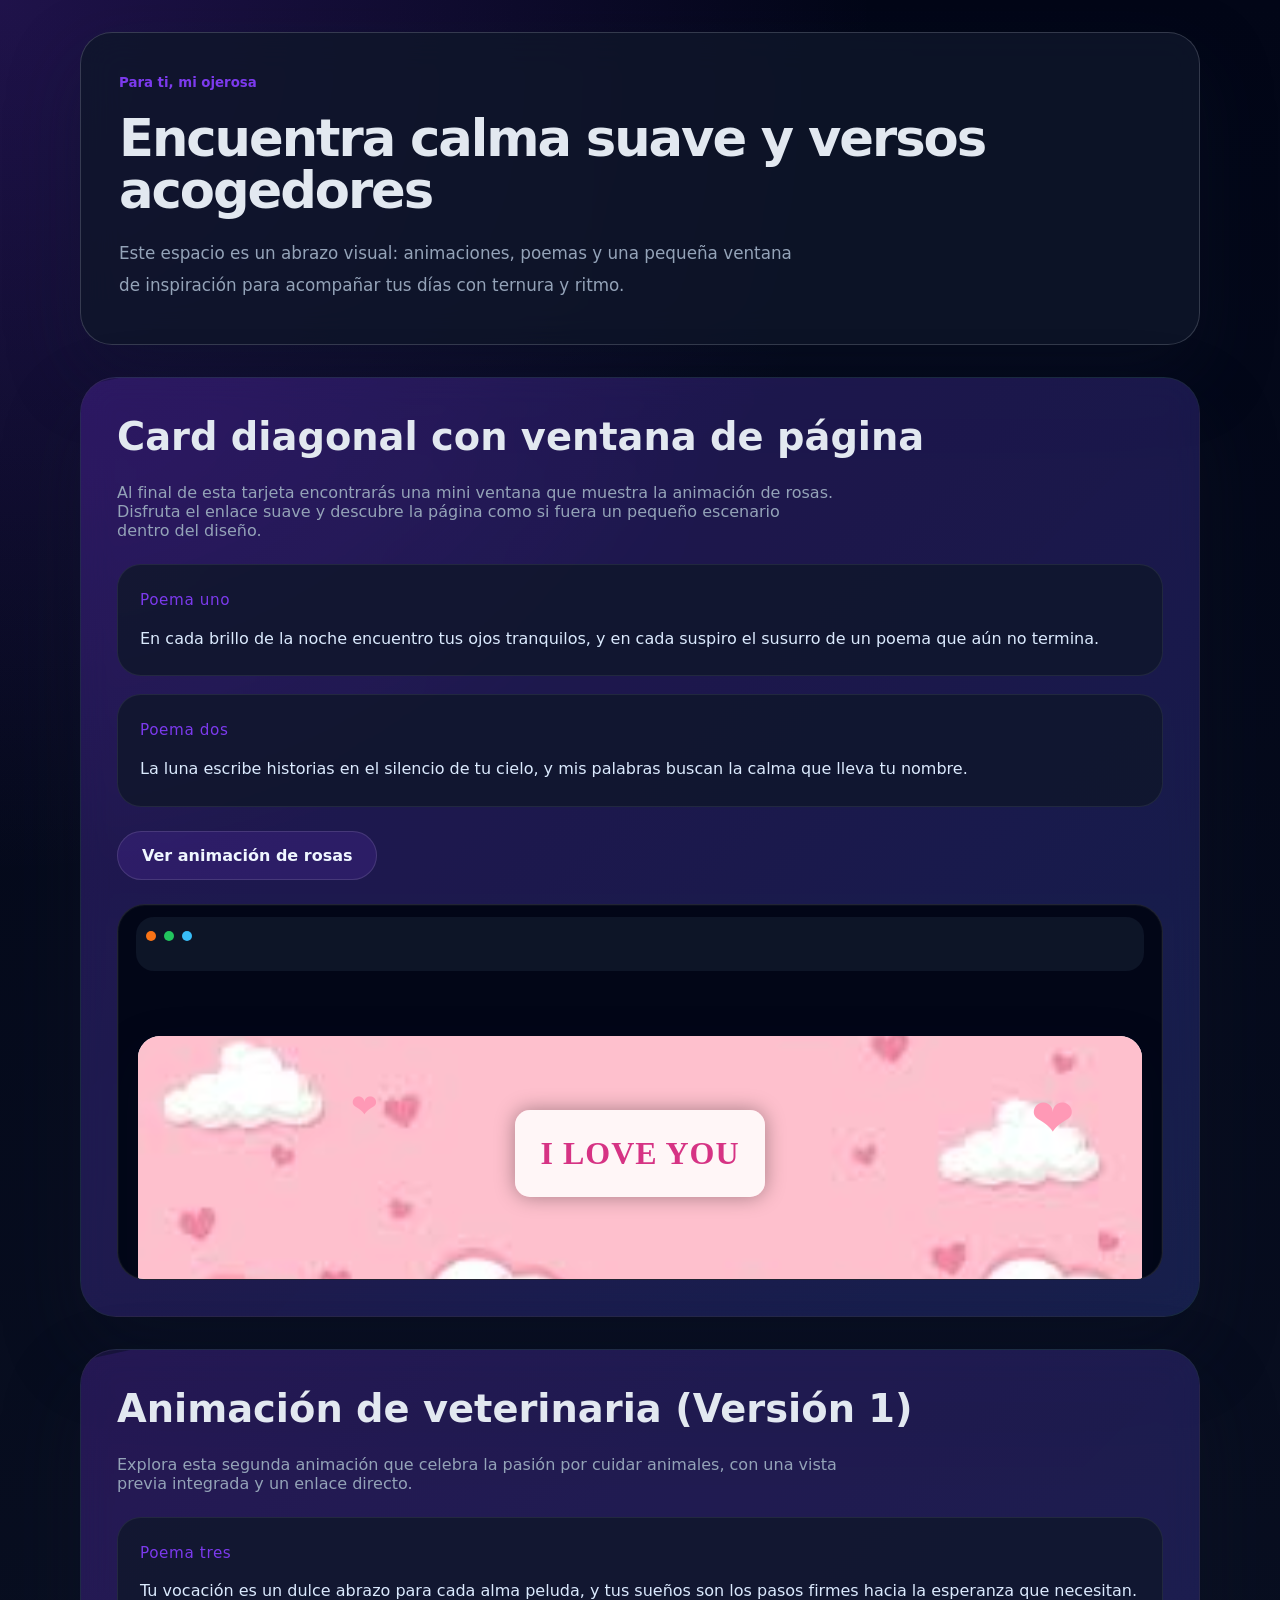
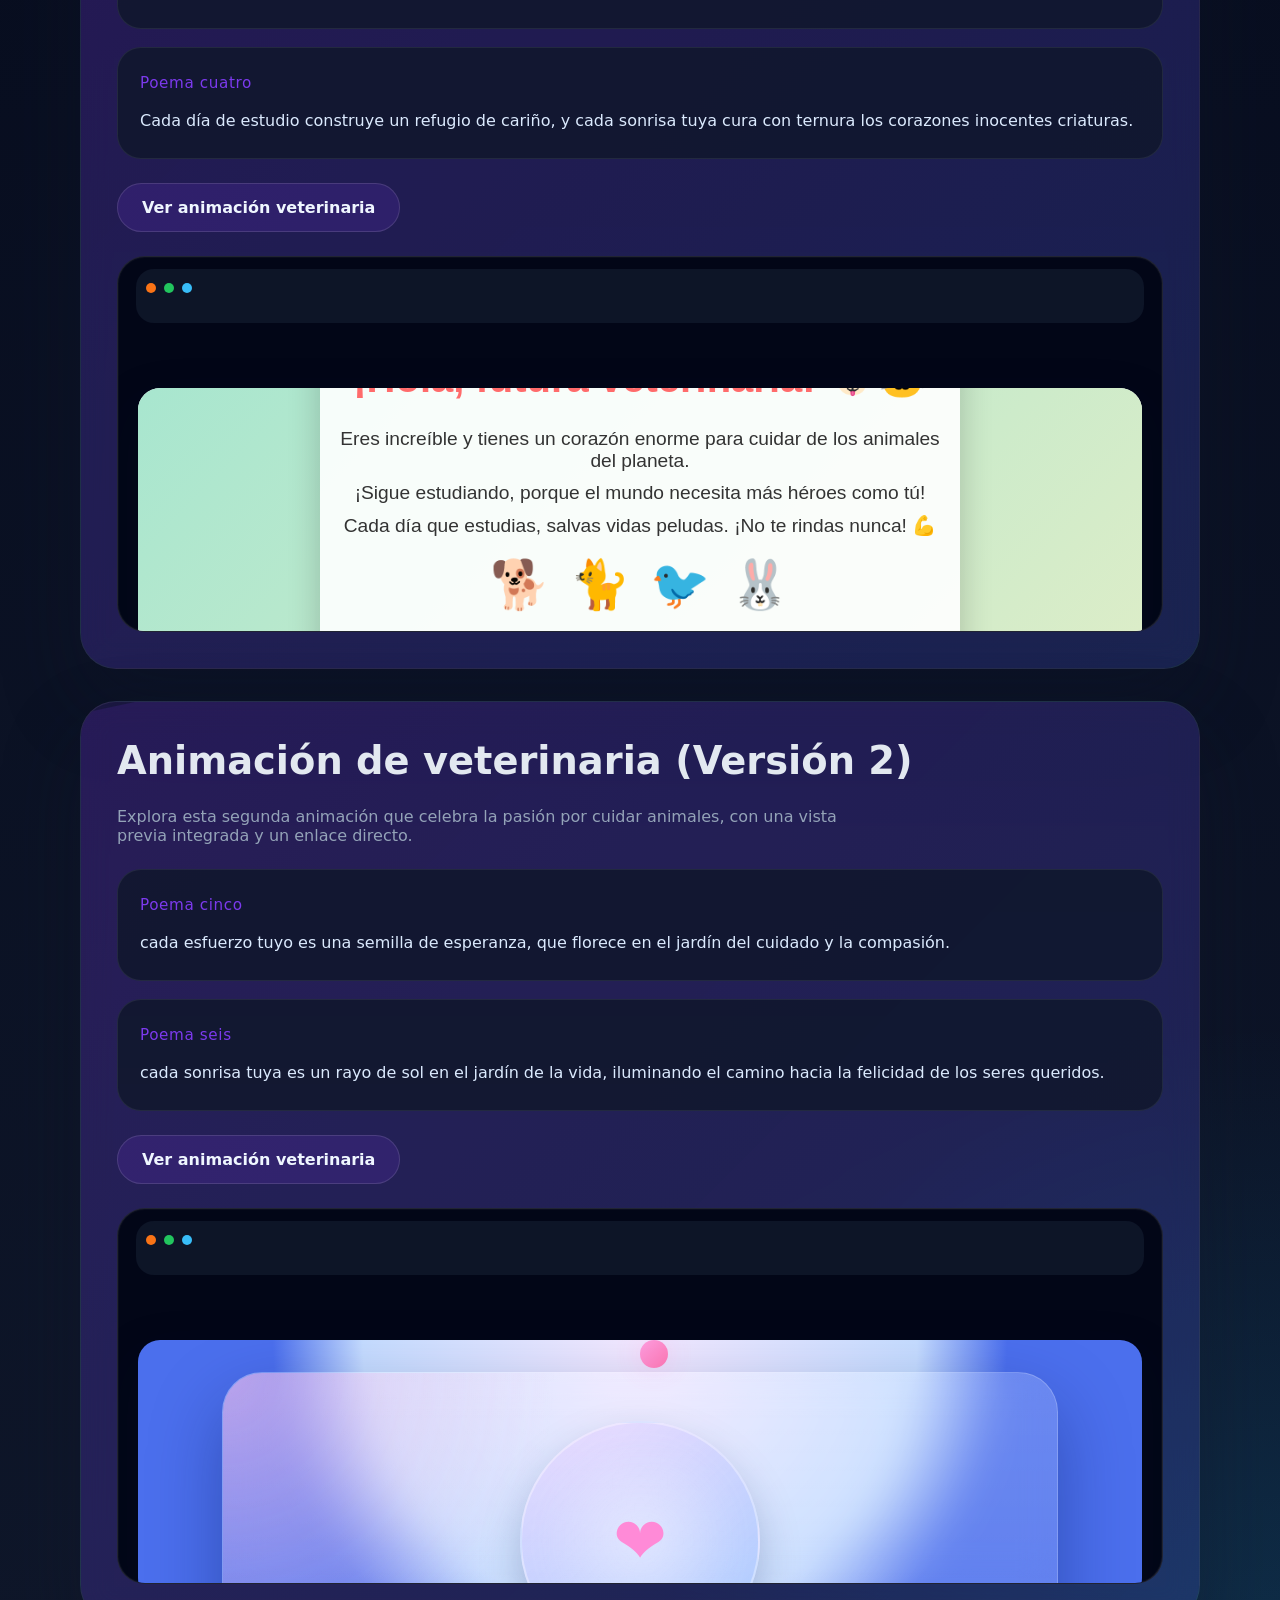
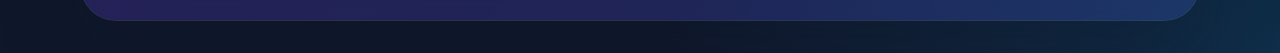
<file: index.html>
<!DOCTYPE html>
<html lang="es">
<head>
    <meta charset="UTF-8">
    <meta name="viewport" content="width=device-width, initial-scale=1.0">
    <title>Para mi ojerosa</title>
    <style>
        :root {
            color-scheme: dark;
            --bg: #0f172a;
            --surface: rgba(15, 23, 42, 0.82);
            --surface-strong: rgba(15, 23, 42, 0.96);
            --accent: #7c3aed;
            --accent-soft: rgba(124, 58, 237, 0.18);
            --text: #e2e8f0;
            --muted: #94a3b8;
            --border: rgba(226, 232, 240, 0.18);
        }
        * {
            box-sizing: border-box;
            margin: 0;
            padding: 0;
        }
        body {
            min-height: 100vh;
            background: radial-gradient(circle at top left, rgba(124, 58, 237, 0.24), transparent 25%),
                        radial-gradient(circle at bottom right, rgba(14, 165, 233, 0.16), transparent 18%),
                        linear-gradient(180deg, #020617 0%, #0f172a 100%);
            color: var(--text);
            font-family: 'Inter', system-ui, -apple-system, BlinkMacSystemFont, 'Segoe UI', sans-serif;
            padding: 32px;
            display: flex;
            justify-content: center;
            align-items: center;
        }
        .page {
            width: min(1120px, 100%);
            display: grid;
            gap: 32px;
        }
        .hero {
            display: grid;
            gap: 22px;
            background: var(--surface);
            border: 1px solid var(--border);
            border-radius: 32px;
            padding: 42px 38px;
            backdrop-filter: blur(18px);
            box-shadow: 0 30px 70px rgba(15, 23, 42, 0.35);
        }
        .hero h1 {
            font-size: clamp(2.5rem, 4vw, 4.6rem);
            line-height: 1.02;
            letter-spacing: -0.04em;
        }
        .hero p {
            max-width: 680px;
            line-height: 1.9;
            color: var(--muted);
            font-size: 1.05rem;
        }
        .hero small {
            display: inline-flex;
            align-items: center;
            gap: 10px;
            color: var(--accent);
            font-weight: 600;
        }
        .diagonal-card {
            position: relative;
            overflow: hidden;
            padding: 36px;
            border-radius: 36px;
            background: linear-gradient(135deg, rgba(124, 58, 237, 0.14), rgba(14, 165, 233, 0.1));
            border: 1px solid rgba(255, 255, 255, 0.08);
            backdrop-filter: blur(16px);
            box-shadow: 0 35px 80px rgba(15, 23, 42, 0.3);
        }
        .diagonal-card::before {
            content: '';
            position: absolute;
            top: -18%;
            left: -28%;
            width: 220%;
            height: 180%;
            background: rgba(124, 58, 237, 0.13);
            transform: rotate(-12deg);
        }
        .card-content {
            position: relative;
            display: grid;
            gap: 24px;
        }
        .card-content h2 {
            font-size: clamp(1.7rem, 3vw, 2.8rem);
            margin-bottom: 6px;
        }
        .poems {
            display: grid;
            gap: 18px;
        }
        .poem {
            padding: 22px;
            border-radius: 24px;
            background: rgba(15, 23, 42, 0.8);
            border: 1px solid rgba(226, 232, 240, 0.08);
            line-height: 1.8;
            color: #dbeafe;
        }
        .poem span {
            display: block;
            color: var(--accent);
            font-size: 0.95rem;
            margin-bottom: 10px;
            letter-spacing: 0.04em;
        }
        .preview-card {
            display: grid;
            gap: 18px;
        }
        .preview-card p {
            color: var(--muted);
            max-width: 720px;
        }
        .preview-window {
            position: relative;
            border-radius: 28px;
            overflow: hidden;
            border: 1px solid rgba(255, 255, 255, 0.12);
            background: #020617;
            min-height: 320px;
            box-shadow: inset 0 0 0 1px rgba(255,255,255,0.03);
        }
        .preview-window::before {
            content: '';
            position: absolute;
            top: 12px;
            left: 18px;
            right: 18px;
            height: 54px;
            background: rgba(15, 23, 42, 0.9);
            border-radius: 18px;
            z-index: 1;
            display: grid;
            grid-template-columns: repeat(3, 12px);
            align-items: center;
            gap: 10px;
            padding-left: 18px;
        }
        .preview-window::after {
            content: '';
            position: absolute;
            top: 26px;
            left: 28px;
            width: 10px;
            height: 10px;
            border-radius: 50%;
            background: #f97316;
            box-shadow: 18px 0 0 #22c55e, 36px 0 0 #38bdf8;
            z-index: 2;
        }
        .preview-content {
            position: relative;
            margin-top: 74px;
            height: 100%;
            padding: 20px;
            display: flex;
            align-items: center;
            justify-content: center;
        }
        .preview-content iframe {
            width: 100%;
            height: 260px;
            border: none;
            border-radius: 22px;
            background: #020617;
            box-shadow: 0 20px 50px rgba(15, 23, 42, 0.22);
        }
        .action-link {
            display: inline-flex;
            align-items: center;
            justify-content: center;
            gap: 10px;
            width: fit-content;
            padding: 14px 24px;
            border-radius: 999px;
            border: 1px solid rgba(255,255,255,0.12);
            background: rgba(124, 58, 237, 0.16);
            color: #eff6ff;
            text-decoration: none;
            font-weight: 600;
            transition: transform 0.22s ease, box-shadow 0.22s ease;
        }
        .action-link:hover {
            transform: translateY(-2px);
            box-shadow: 0 20px 40px rgba(124, 58, 237, 0.18);
        }
        @media (max-width: 768px) {
            body {
                padding: 20px;
            }
            .hero {
                padding: 28px 24px;
            }
            .diagonal-card {
                padding: 26px;
            }
            .preview-content iframe {
                height: 220px;
            }
        }
    </style>
</head>
<body>
    <main class="page">
        <section class="hero">
            <small>Para ti, mi ojerosa</small>
            <h1>Encuentra calma suave y versos acogedores</h1>
            <p>Este espacio es un abrazo visual: animaciones, poemas y una pequeña ventana de inspiración para acompañar tus días con ternura y ritmo.</p>
        </section>

        <section class="diagonal-card">
            <div class="card-content">
                <div class="preview-card">
                    <h2>Card diagonal con ventana de página</h2>
                    <p>Al final de esta tarjeta encontrarás una mini ventana que muestra la animación de rosas. Disfruta el enlace suave y descubre la página como si fuera un pequeño escenario dentro del diseño.</p>
                </div>

                <div class="poems">
                    <div class="poem">
                        <span>Poema uno</span>
                        En cada brillo de la noche encuentro tus ojos tranquilos,
                        y en cada suspiro el susurro de un poema que aún no termina.
                    </div>
                    <div class="poem">
                        <span>Poema dos</span>
                        La luna escribe historias en el silencio de tu cielo,
                        y mis palabras buscan la calma que lleva tu nombre.
                    </div>
                </div>

                <a class="action-link" href="rosas.html" target="_blank" rel="noopener noreferrer">Ver animación de rosas</a>

                <div class="preview-window">
                    <div class="preview-content">
                        <iframe src="rosas.html" title="Vista previa animación de rosas"></iframe>
                    </div>
                </div>
            </div>
        </section>

        <section class="diagonal-card">
            <div class="card-content">
                <div class="preview-card">
                    <h2>Animación de veterinaria (Versión 1)</h2>
                    <p>Explora esta segunda animación que celebra la pasión por cuidar animales, con una vista previa integrada y un enlace directo.</p>
                </div>

                <div class="poems">
                    <div class="poem">
                        <span>Poema tres</span>
                        Tu vocación es un dulce abrazo para cada alma peluda,
                        y tus sueños son los pasos firmes hacia la esperanza que necesitan.</div>
                    <div class="poem">
                        <span>Poema cuatro</span>
                        Cada día de estudio construye un refugio de cariño,
                        y cada sonrisa tuya cura con ternura los corazones inocentes criaturas.</div>
                </div>

                <a class="action-link" href="veterinaria.html" target="_blank" rel="noopener noreferrer">Ver animación veterinaria</a>

                <div class="preview-window">
                    <div class="preview-content">
                        <iframe src="veterinaria.html" title="Vista previa animación veterinaria"></iframe>
                    </div>
                </div>
            </div>
        </section>
<section class="diagonal-card">
            <div class="card-content">
                <div class="preview-card">
                    <h2>Animación de veterinaria (Versión 2)</h2>
                    <p>Explora esta segunda animación que celebra la pasión por cuidar animales, con una vista previa integrada y un enlace directo.</p>
                </div>

                <div class="poems">
                    <div class="poem">
                        <span>Poema cinco</span>
                        cada esfuerzo tuyo es una semilla de esperanza,
                        que florece en el jardín del cuidado y la compasión.</div>
                    <div class="poem">
                        <span>Poema seis</span>
                        cada sonrisa tuya es un rayo de sol en el jardín de la vida,
                        iluminando el camino hacia la felicidad de los seres queridos.</div>
                </div>

                <a class="action-link" href="veterinaria2.html" target="_blank" rel="noopener noreferrer">Ver animación veterinaria</a>

                <div class="preview-window">
                    <div class="preview-content">
                        <iframe src="veterinaria2.html" title="Vista previa animación veterinaria"></iframe>
                    </div>
                </div>
            </div>
        </section>
    </main>
</body>
</html>
</file>
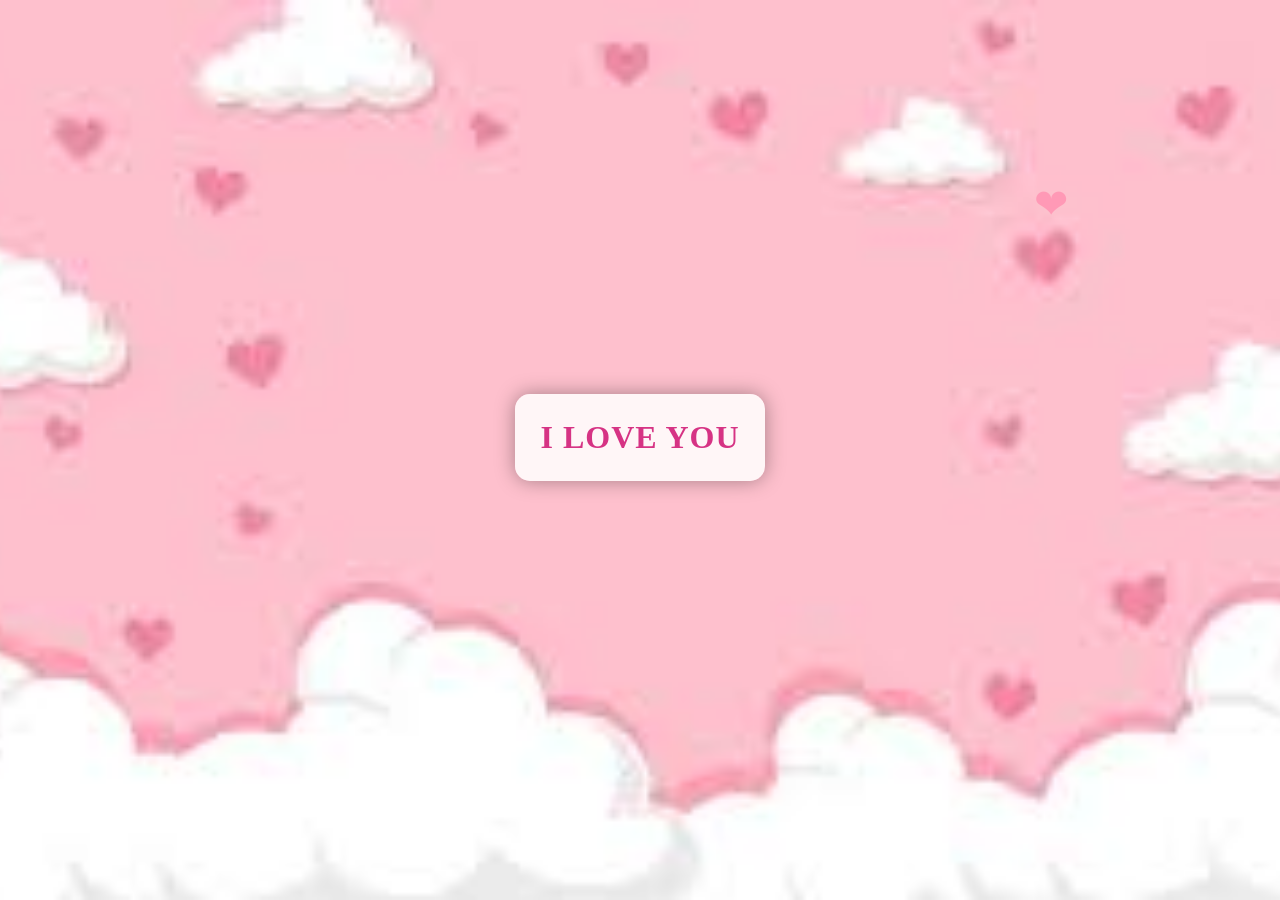
<file: rosas.html>
<!DOCTYPE html>
<html lang="en">
<head>
    <meta charset="UTF-8">
    <meta name="viewport" content="width=device-width, initial-scale=1.0">
    <title>feliz aniversario</title>
    <link href="estilos.css" rel="stylesheet"> 
</head>
<body>
   <div class="message">I lOVE YOU </div> 
   <div id="blubbles-text"></div>
   <script src="script1.js"></script>
</body>
</html>
</file>
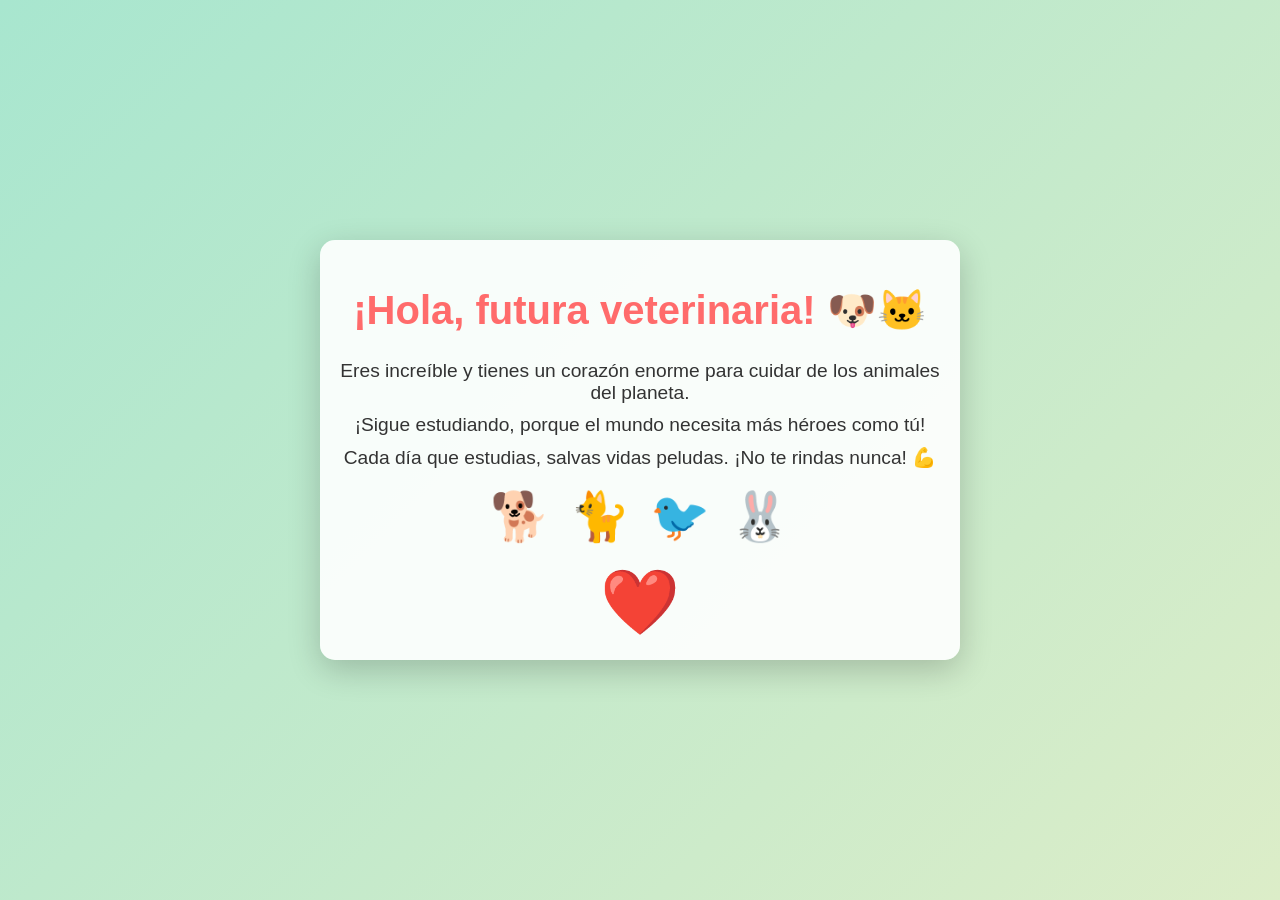
<file: veterinaria.html>
<!DOCTYPE html>
<html lang="es">
<head>
    <meta charset="UTF-8">
    <meta name="viewport" content="width=device-width, initial-scale=1.0">
    <title>Motivación Veterinaria</title>
    <link rel="stylesheet" href="styles.css">
</head>
<body>
    <div class="container">
        <h1 class="title">¡Hola, futura veterinaria! 🐶🐱</h1>
        <div class="message">
            <p class="text">Eres increíble y tienes un corazón enorme para cuidar de los animales del planeta.</p>
            <p class="text">¡Sigue estudiando, porque el mundo necesita más héroes como tú!</p>
            <p class="text">Cada día que estudias, salvas vidas peludas. ¡No te rindas nunca! 💪</p>
        </div>
        <div class="animals">
            <div class="animal dog">🐕</div>
            <div class="animal cat">🐈</div>
            <div class="animal bird">🐦</div>
            <div class="animal rabbit">🐰</div>
        </div>
        <div class="heart">❤️</div>
    </div>
    <script src="script.js"></script>
</body>
</html>
</file>
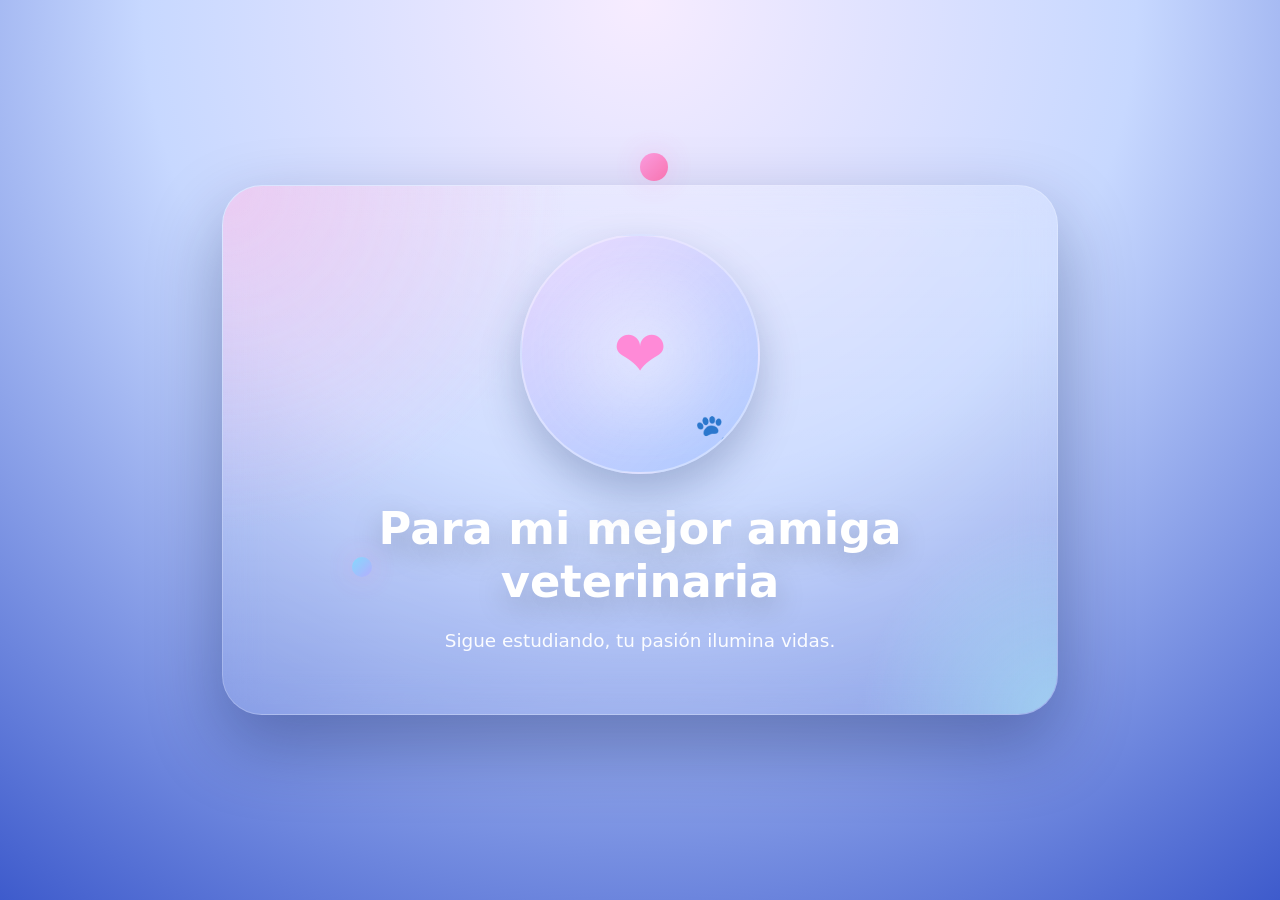
<file: veterinaria2.html>
<!DOCTYPE html>
<html lang="es">
<head>
  <meta charset="UTF-8" />
  <meta name="viewport" content="width=device-width, initial-scale=1.0" />
  <title>Motivación Veterinaria</title>
  <link rel="stylesheet" href="styles-veterinaria.css" />
</head>
<body>
  <main class="page">
    <div class="hero-card">
      <div class="glow"></div>
      <div class="pet-circle">
        <div class="heart-icon">❤</div>
        <div class="paw-icon">🐾</div>
      </div>
      <div class="content">
        <h1>Para mi mejor amiga veterinaria</h1>
        <p>Sigue estudiando, tu pasión ilumina vidas.</p>
      </div>
    </div>
    <div class="floating-hearts"></div>
  </main>
  <script src="script-veterinaria.js"></script>
</body>
</html>
</file>
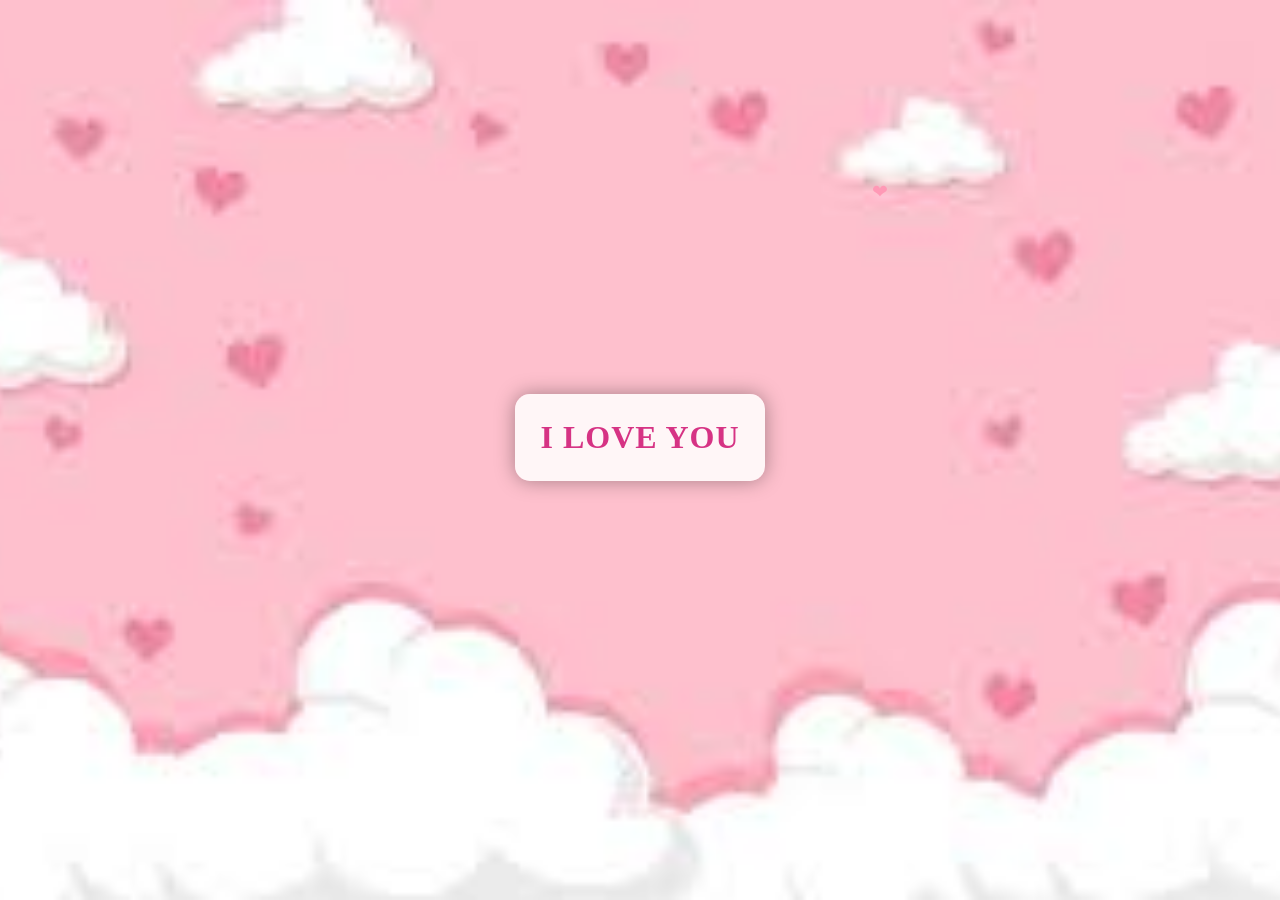
<file: rosasycorazones/rosas.html>
<!DOCTYPE html>
<html lang="en">
<head>
    <meta charset="UTF-8">
    <meta name="viewport" content="width=device-width, initial-scale=1.0">
    <title>feliz aniversario</title>
    <link href="estilos.css" rel="stylesheet"> 
</head>
<body>
   <div class="message">I lOVE YOU</div> 
   <div id="blubbles-text"></div>
   <script src="script.js"></script>
</body>
</html>
</file>
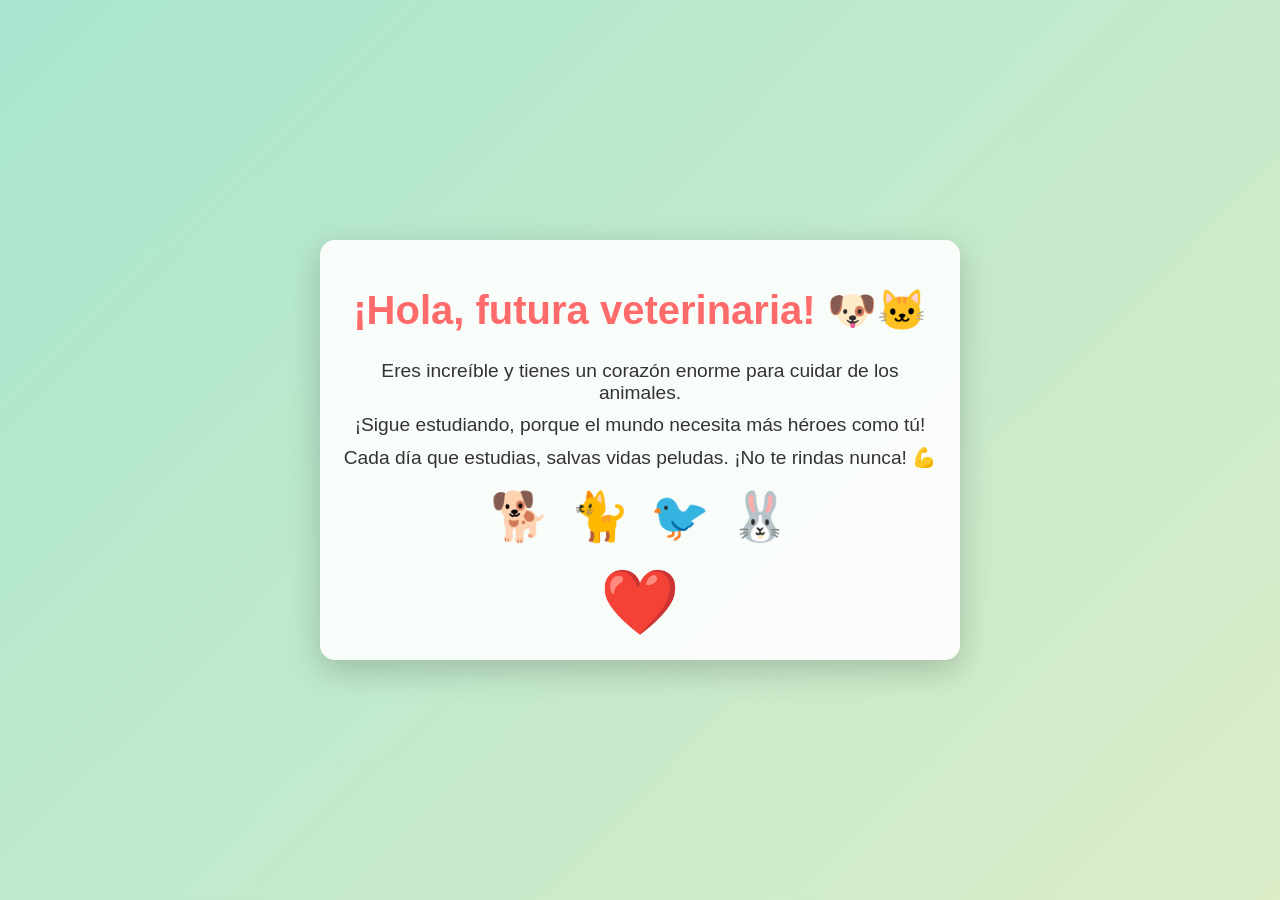
<file: vetererinaria/veterinaria.html>
<!DOCTYPE html>
<html lang="es">
<head>
    <meta charset="UTF-8">
    <meta name="viewport" content="width=device-width, initial-scale=1.0">
    <title>Motivación Veterinaria</title>
    <link rel="stylesheet" href="styles.css">
</head>
<body>
    <div class="container">
        <h1 class="title">¡Hola, futura veterinaria! 🐶🐱</h1>
        <div class="message">
            <p class="text">Eres increíble y tienes un corazón enorme para cuidar de los animales.</p>
            <p class="text">¡Sigue estudiando, porque el mundo necesita más héroes como tú!</p>
            <p class="text">Cada día que estudias, salvas vidas peludas. ¡No te rindas nunca! 💪</p>
        </div>
        <div class="animals">
            <div class="animal dog">🐕</div>
            <div class="animal cat">🐈</div>
            <div class="animal bird">🐦</div>
            <div class="animal rabbit">🐰</div>
        </div>
        <div class="heart">❤️</div>
    </div>
    <script src="script.js"></script>
</body>
</html>
</file>
<file: estilos.css>
body {
    display: flex;
    justify-content: center;
    align-items: center;
    height: 100vh;
    text-align: center;
    margin: 0;
    background-image: url("[data-uri]");
    background-size: cover;
    background-position: center;
    animation: gradientAnimation 20s ease infinite;
    overflow: hidden;
}
#blubbles-text {
    position: absolute;
    inset: 0;
    pointer-events: none;
}
@keyframes gradientAnimation {
    0% { background-position: 0% 50%; }
    50% { background-position: 100% 50%; }
    100% { background-position: 0% 50%; }
}
.message {
    background: rgba(255, 255, 255, 0.85);
    padding: 25px;
    border-radius: 15px;
    box-shadow: 0px 0px 20px rgba(0, 0, 0, 0.35);
    font-size: 32px;
    color: #d63384;
    text-transform: uppercase;
    letter-spacing: 1px;
    font-weight: 800;
    margin-bottom: 25px;
    transition: transform 0.3s ease;
    animation: pulse 1.8s infinite ease-in-out;
}
@keyframes pulse {
    0%, 100% { transform: scale(1); }
    50% { transform: scale(1.04); }
}

.message:hover {
    transform: scale(1.18);
}

.bubble {
    position: absolute;
    left: 50%;
    transform: translateX(-50%) scale(0.8);
    background: rgba(255, 255, 255, 0.9);
    border: 2px solid rgba(214, 51, 132, 0.65);
    border-radius: 2rem;
    padding: 8px 16px;
    color: #b3005d;
    font-weight: 700;
    font-size: 16px;
    opacity: 0;
    white-space: nowrap;
    animation: bubbleRise 8s ease-in forwards;
}

@keyframes bubbleRise {
    0% {
        transform: translateY(0) scale(0.8);
        opacity: 0;
    }
    15% {
        opacity: 1;
    }
    100% {
        transform: translateY(-130vh) scale(1.25);
        opacity: 0;
    }
}

.hearts {
    position: absolute;
    top: 20%;
    left: 10%;
    z-index: -1;
    font-size: 50px;
    color: #ff99b6;
    animation: floatHeart 5s ease-in-out infinite;
}
@keyframes floatHeart {
    0% { transform: translateY(0); opacity: 1; }
    50% { transform: translateY(-150px); opacity: 0.5; }
    100% { transform: translateY(0px); opacity: 1; }
}
.hearts:nth-child(2) { left: 25%; animation-duration: 6s; }
.hearts:nth-child(3) { left: 40%; animation-duration: 7s; }
.hearts:nth-child(4) { left: 60%; animation-duration: 8s; }
.hearts:nth-child(5) { left: 75%; animation-duration: 9s; }

.text-container {
    position: absolute;
    top: 0; right: 0; bottom: 0; left: 0;
}

.charming-text {
    position: absolute;
    top: 50%;
    left: 50%;
    transform: translate(-50%, -50%);
    font-size: 30px;
    color: #d63384;
    font-weight: bold;
}
</file>
<file: styles.css>
body {
    font-family: 'Arial', sans-serif;
    background: linear-gradient(135deg, #a8e6cf, #dcedc8);
    color: #333;
    margin: 0;
    padding: 0;
    display: flex;
    justify-content: center;
    align-items: center;
    height: 100vh;
    overflow: hidden;
}

.container {
    text-align: center;
    max-width: 600px;
    padding: 20px;
    background: rgba(255, 255, 255, 0.9);
    border-radius: 15px;
    box-shadow: 0 10px 33px rgba(0, 0, 0, 0.2);
    animation: fadeIn 2s ease-in-out;
}

.title {
    font-size: 2.5em;
    color: #ff6b6b;
    animation: bounce 1s infinite alternate;
}

.message {
    margin: 20px 0;
}

.text {
    font-size: 1.2em;
    margin: 10px 0;
    opacity: 0;
    animation: fadeInUp 3s ease-in-out forwards;
}

.text:nth-child(1) { animation-delay: 1s; }
.text:nth-child(2) { animation-delay: 2s; }
.text:nth-child(3) { animation-delay: 3s; }

.animals {
    display: flex;
    justify-content: center;
    gap: 20px;
    margin: 20px 0;
}

.animal {
    font-size: 3em;
    animation: wiggle 2s infinite ease-in-out;
}

.animal.dog { animation-delay: 0s; }
.animal.cat { animation-delay: 0.5s; }
.animal.bird { animation-delay: 1s; }
.animal.rabbit { animation-delay: 1.5s; }

.heart {
    font-size: 4em;
    animation: heartbeat 1.5s infinite;
    margin-top: 20px;
}

@keyframes fadeIn {
    from { opacity: 0; }
    to { opacity: 1; }
}

@keyframes fadeInUp {
    from {
        opacity: 0;
        transform: translateY(20px);
    }
    to {
        opacity: 1;
        transform: translateY(0);
    }
}

@keyframes bounce {
    from { transform: translateY(0); }
    to { transform: translateY(-10px); }
}

@keyframes wiggle {
    0%, 100% { transform: rotate(0deg); }
    25% { transform: rotate(-5deg); }
    75% { transform: rotate(5deg); }
}

@keyframes heartbeat {
    0%, 100% { transform: scale(1); }
    50% { transform: scale(1.1); }
}
</file>
<file: styles-veterinaria.css>
* {
  box-sizing: border-box;
  margin: 0;
  padding: 0;
}

body {
  min-height: 100vh;
  display: flex;
  align-items: center;
  justify-content: center;
  background: radial-gradient(circle at top, #f7ecff 0%, #c7d8ff 45%, #3e5bcc 100%);
  font-family: 'Inter', system-ui, sans-serif;
  color: #fff;
}

.page {
  width: min(92vw, 900px);
  text-align: center;
  position: relative;
  padding: 2rem;
}

.hero-card {
  position: relative;
  border-radius: 40px;
  overflow: hidden;
  padding: 3rem 2rem 2rem;
  background: linear-gradient(180deg, rgba(255,255,255,0.18), rgba(255,255,255,0.08));
  backdrop-filter: blur(18px);
  border: 1px solid rgba(255,255,255,0.2);
  box-shadow: 0 30px 70px rgba(5, 19, 80, 0.35);
}

.glow {
  position: absolute;
  inset: 0;
  background: radial-gradient(circle at top left, rgba(255, 187, 232, 0.6), transparent 35%),
              radial-gradient(circle at bottom right, rgba(184, 255, 252, 0.55), transparent 20%);
  opacity: 0.9;
  pointer-events: none;
}

.pet-circle {
  margin: 0 auto 1.75rem;
  width: 240px;
  height: 240px;
  border-radius: 50%;
  background: linear-gradient(135deg, rgba(255,170,255,0.2), rgba(110,165,255,0.35));
  border: 2px solid rgba(255,255,255,0.35);
  box-shadow: 0 20px 40px rgba(18, 43, 97, 0.25);
  display: grid;
  place-items: center;
  position: relative;
  overflow: hidden;
}

.pet-circle::before {
  content: '';
  position: absolute;
  inset: -18%;
  background: radial-gradient(circle, rgba(255,255,255,0.45), transparent 45%);
  filter: blur(14px);
}

.heart-icon {
  font-size: 4rem;
  color: #ff8ad7;
  animation: beat 1.4s ease-in-out infinite;
  position: relative;
  z-index: 1;
}

.paw-icon {
  position: absolute;
  right: 14px;
  bottom: 14px;
  font-size: 2.5rem;
  color: #fff;
  opacity: 0.88;
  animation: floatPaw 6s ease-in-out infinite;
}

.content h1 {
  font-size: clamp(2rem, 3.5vw, 3.4rem);
  margin-bottom: 1rem;
  text-shadow: 0 10px 30px rgba(0,0,0,0.22);
}

.content p {
  font-size: 1.15rem;
  line-height: 1.85;
  max-width: 640px;
  margin: 0 auto 1.5rem;
  color: rgba(255,255,255,0.95);
}

.cursor-heart,
.mini-heart,
.animal-particle {
  position: fixed;
  pointer-events: none;
  transform: translate(-50%, -50%);
  opacity: 0;
  z-index: 999;
}

.cursor-heart,
.mini-heart {
  width: 18px;
  height: 18px;
  border-radius: 50% 50% 50% 50%;
  background: radial-gradient(circle at 30% 30%, rgba(255,138,215,0.95), rgba(255,255,255,0.05));
  box-shadow: 0 0 18px rgba(255,138,215,0.35);
}

.cursor-heart::before,
.mini-heart::before {
  content: '❤';
  position: absolute;
  inset: 0;
  display: grid;
  place-items: center;
  color: rgba(255,255,255,0.95);
  font-size: 0.9rem;
}

.animal-particle {
  width: 34px;
  height: 34px;
  display: grid;
  place-items: center;
  font-size: 1.2rem;
  text-shadow: 0 5px 12px rgba(0,0,0,0.24);
}

.floating-hearts {
  position: absolute;
  inset: 0;
  pointer-events: none;
}

.floating-hearts::before,
.floating-hearts::after {
  content: '';
  position: absolute;
  width: 28px;
  height: 28px;
  border-radius: 50% 50% 50% 50%;
  background: linear-gradient(135deg, #ff8ad7, #ff5a9e);
  box-shadow: 0 0 28px rgba(255,138,215,0.35);
  opacity: 0.8;
  animation: floatHeart 7s infinite ease-in-out;
}

.floating-hearts::after {
  left: 18%;
  top: 68%;
  width: 20px;
  height: 20px;
  background: linear-gradient(135deg, #78dfff, #b7a8ff);
  animation-duration: 12s;
}

@keyframes beat {
  0%, 100% { transform: scale(1); }
  45% { transform: scale(1.15); }
}

@keyframes floatPaw {
  0%, 100% { transform: translateY(0) rotate(0deg); }
  50% { transform: translateY(-12px) rotate(-4deg); }
}

@keyframes floatHeart {
  0% { transform: translateY(0) scale(0.95); opacity: 0.75; }
  50% { transform: translateY(-28px) scale(1.1); opacity: 1; }
  100% { transform: translateY(0) scale(0.95); opacity: 0.75; }
}

@media (max-width: 520px) {
  .hero-card {
    padding: 2rem 1.5rem 1.5rem;
  }

  .pet-circle {
    width: 200px;
    height: 200px;
  }
}
</file>
<file: rosasycorazones/estilos.css>
body {
    display: flex;
    justify-content: center;
    align-items: center;
    height: 100vh;
    text-align: center;
    margin: 0;
    background-image: url("[data-uri]");
    background-size: cover;
    background-position: center;
    animation: gradientAnimation 20s ease infinite;
    overflow: hidden;
}
#blubbles-text {
    position: absolute;
    inset: 0;
    pointer-events: none;
}
@keyframes gradientAnimation {
    0% { background-position: 0% 50%; }
    50% { background-position: 100% 50%; }
    100% { background-position: 0% 50%; }
}
.message {
    background: rgba(255, 255, 255, 0.85);
    padding: 25px;
    border-radius: 15px;
    box-shadow: 0px 0px 20px rgba(0, 0, 0, 0.35);
    font-size: 32px;
    color: #d63384;
    text-transform: uppercase;
    letter-spacing: 1px;
    font-weight: 800;
    margin-bottom: 25px;
    transition: transform 0.3s ease;
    animation: pulse 1.8s infinite ease-in-out;
}
@keyframes pulse {
    0%, 100% { transform: scale(1); }
    50% { transform: scale(1.04); }
}

.message:hover {
    transform: scale(1.18);
}

.bubble {
    position: absolute;
    left: 50%;
    transform: translateX(-50%) scale(0.8);
    background: rgba(255, 255, 255, 0.9);
    border: 2px solid rgba(214, 51, 132, 0.65);
    border-radius: 2rem;
    padding: 8px 16px;
    color: #b3005d;
    font-weight: 700;
    font-size: 16px;
    opacity: 0;
    white-space: nowrap;
    animation: bubbleRise 8s ease-in forwards;
}

@keyframes bubbleRise {
    0% {
        transform: translateY(0) scale(0.8);
        opacity: 0;
    }
    15% {
        opacity: 1;
    }
    100% {
        transform: translateY(-130vh) scale(1.25);
        opacity: 0;
    }
}

.hearts {
    position: absolute;
    top: 20%;
    left: 10%;
    z-index: -1;
    font-size: 50px;
    color: #ff99b6;
    animation: floatHeart 5s ease-in-out infinite;
}
@keyframes floatHeart {
    0% { transform: translateY(0); opacity: 1; }
    50% { transform: translateY(-150px); opacity: 0.5; }
    100% { transform: translateY(0px); opacity: 1; }
}
.hearts:nth-child(2) { left: 25%; animation-duration: 6s; }
.hearts:nth-child(3) { left: 40%; animation-duration: 7s; }
.hearts:nth-child(4) { left: 60%; animation-duration: 8s; }
.hearts:nth-child(5) { left: 75%; animation-duration: 9s; }

.text-container {
    position: absolute;
    top: 0; right: 0; bottom: 0; left: 0;
}

.charming-text {
    position: absolute;
    top: 50%;
    left: 50%;
    transform: translate(-50%, -50%);
    font-size: 30px;
    color: #d63384;
    font-weight: bold;
}
</file>
<file: vetererinaria/styles.css>
body {
    font-family: 'Arial', sans-serif;
    background: linear-gradient(135deg, #a8e6cf, #dcedc8);
    color: #333;
    margin: 0;
    padding: 0;
    display: flex;
    justify-content: center;
    align-items: center;
    height: 100vh;
    overflow: hidden;
}

.container {
    text-align: center;
    max-width: 600px;
    padding: 20px;
    background: rgba(255, 255, 255, 0.9);
    border-radius: 15px;
    box-shadow: 0 10px 33px rgba(0, 0, 0, 0.2);
    animation: fadeIn 2s ease-in-out;
}

.title {
    font-size: 2.5em;
    color: #ff6b6b;
    animation: bounce 1s infinite alternate;
}

.message {
    margin: 20px 0;
}

.text {
    font-size: 1.2em;
    margin: 10px 0;
    opacity: 0;
    animation: fadeInUp 3s ease-in-out forwards;
}

.text:nth-child(1) { animation-delay: 1s; }
.text:nth-child(2) { animation-delay: 2s; }
.text:nth-child(3) { animation-delay: 3s; }

.animals {
    display: flex;
    justify-content: center;
    gap: 20px;
    margin: 20px 0;
}

.animal {
    font-size: 3em;
    animation: wiggle 2s infinite ease-in-out;
}

.animal.dog { animation-delay: 0s; }
.animal.cat { animation-delay: 0.5s; }
.animal.bird { animation-delay: 1s; }
.animal.rabbit { animation-delay: 1.5s; }

.heart {
    font-size: 4em;
    animation: heartbeat 1.5s infinite;
    margin-top: 20px;
}

@keyframes fadeIn {
    from { opacity: 0; }
    to { opacity: 1; }
}

@keyframes fadeInUp {
    from {
        opacity: 0;
        transform: translateY(20px);
    }
    to {
        opacity: 1;
        transform: translateY(0);
    }
}

@keyframes bounce {
    from { transform: translateY(0); }
    to { transform: translateY(-10px); }
}

@keyframes wiggle {
    0%, 100% { transform: rotate(0deg); }
    25% { transform: rotate(-5deg); }
    75% { transform: rotate(5deg); }
}

@keyframes heartbeat {
    0%, 100% { transform: scale(1); }
    50% { transform: scale(1.1); }
}
</file>
